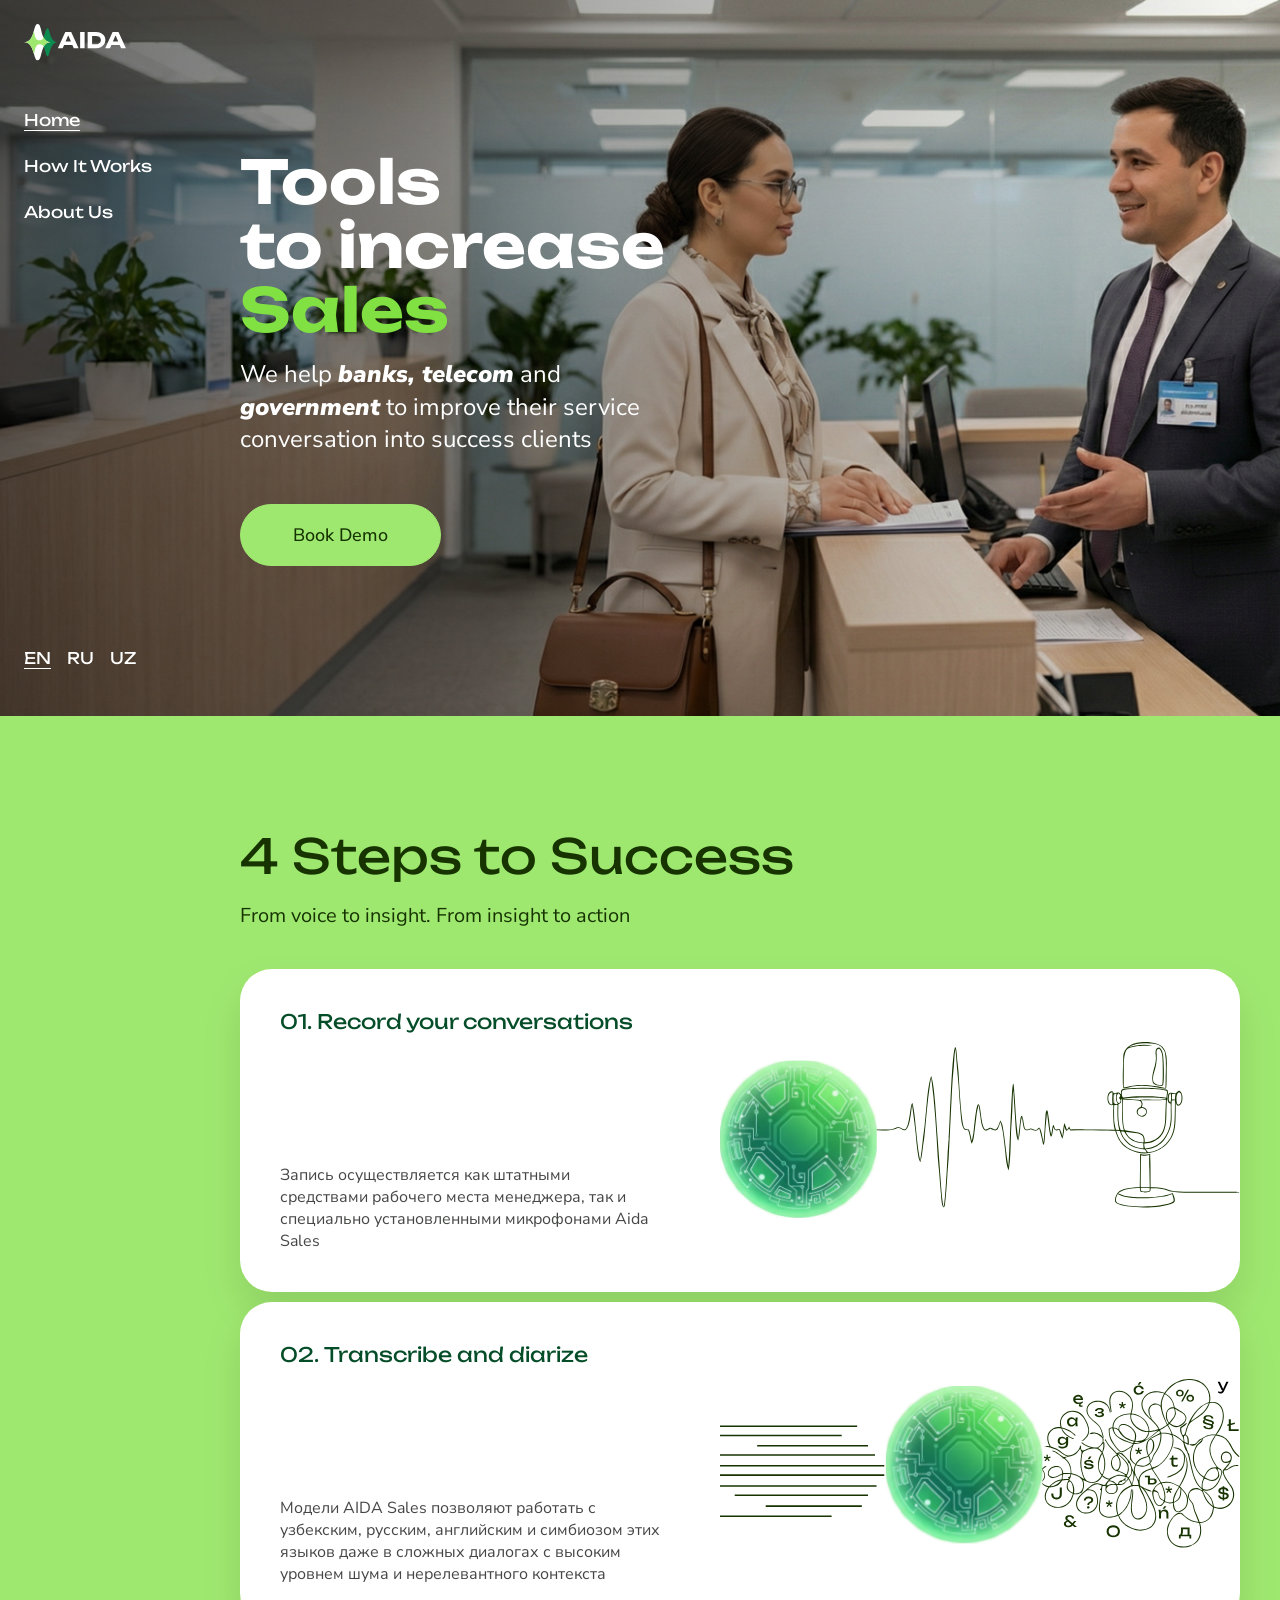
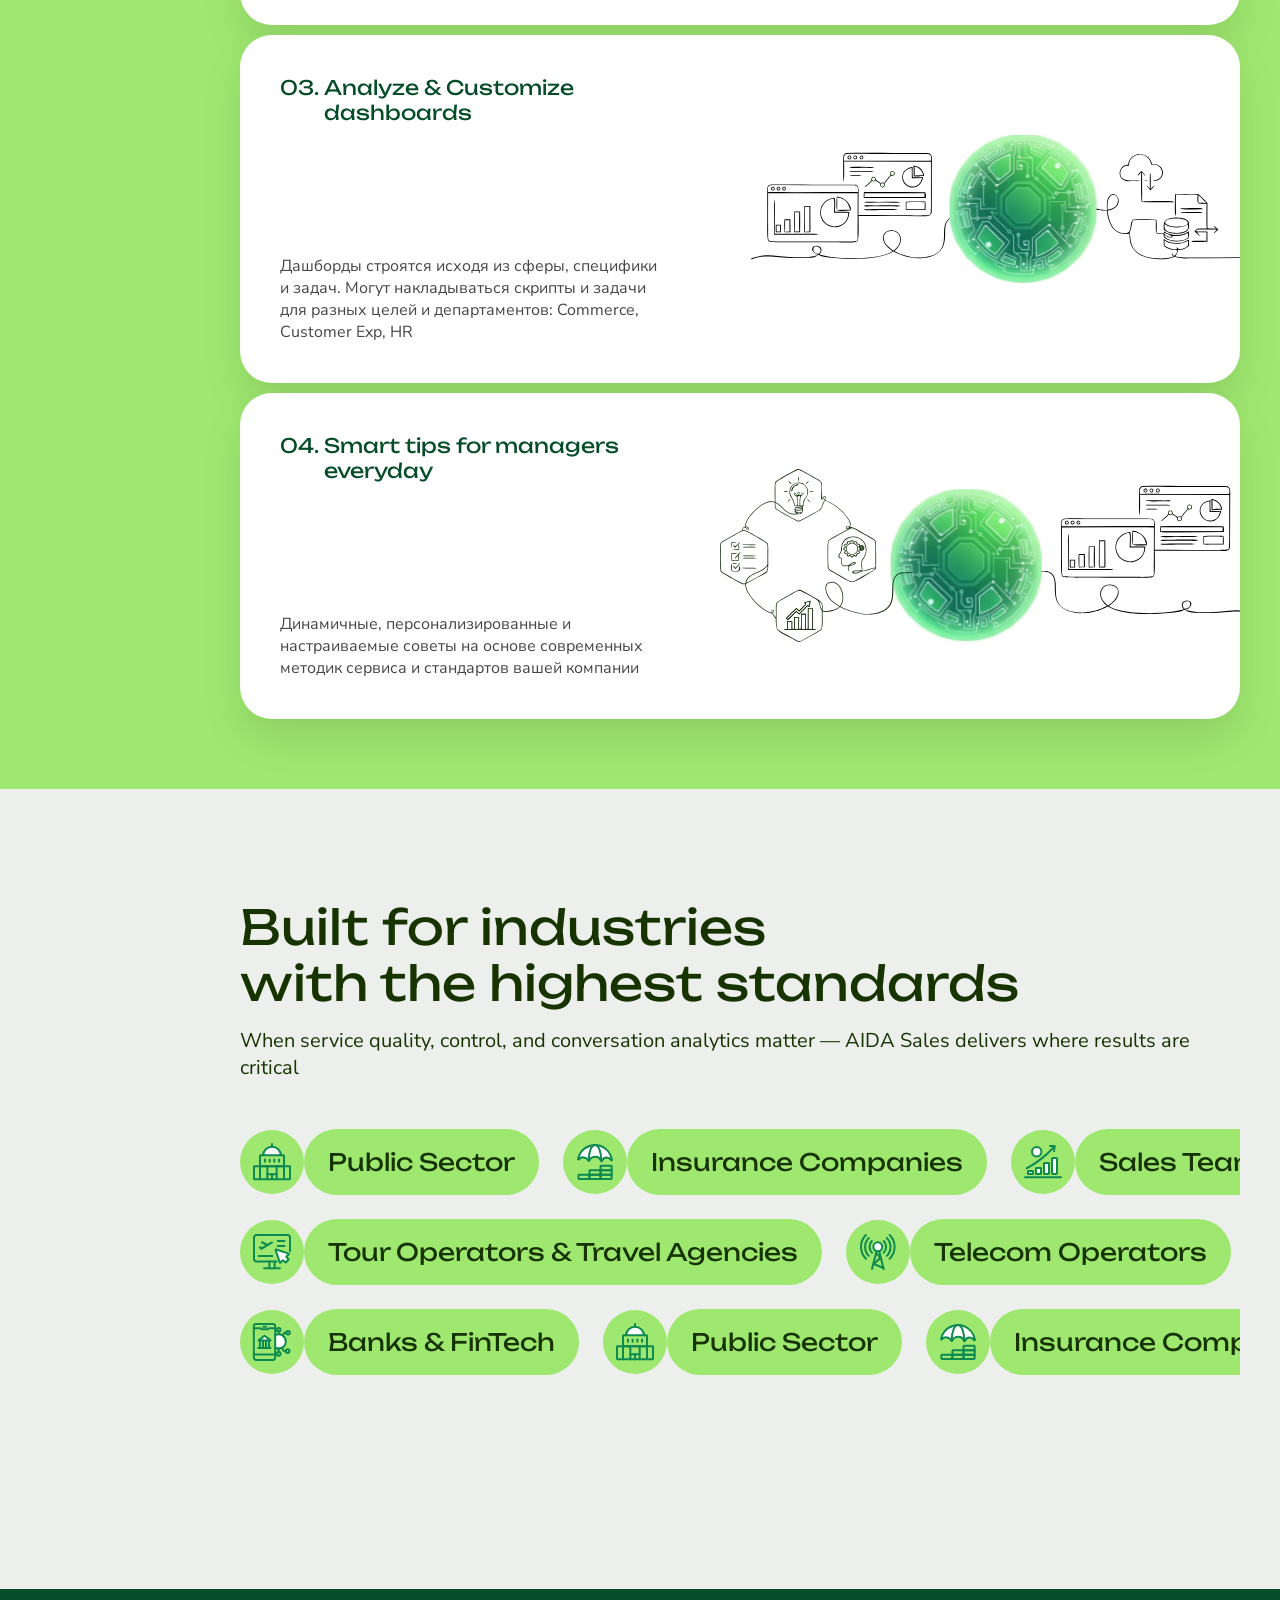
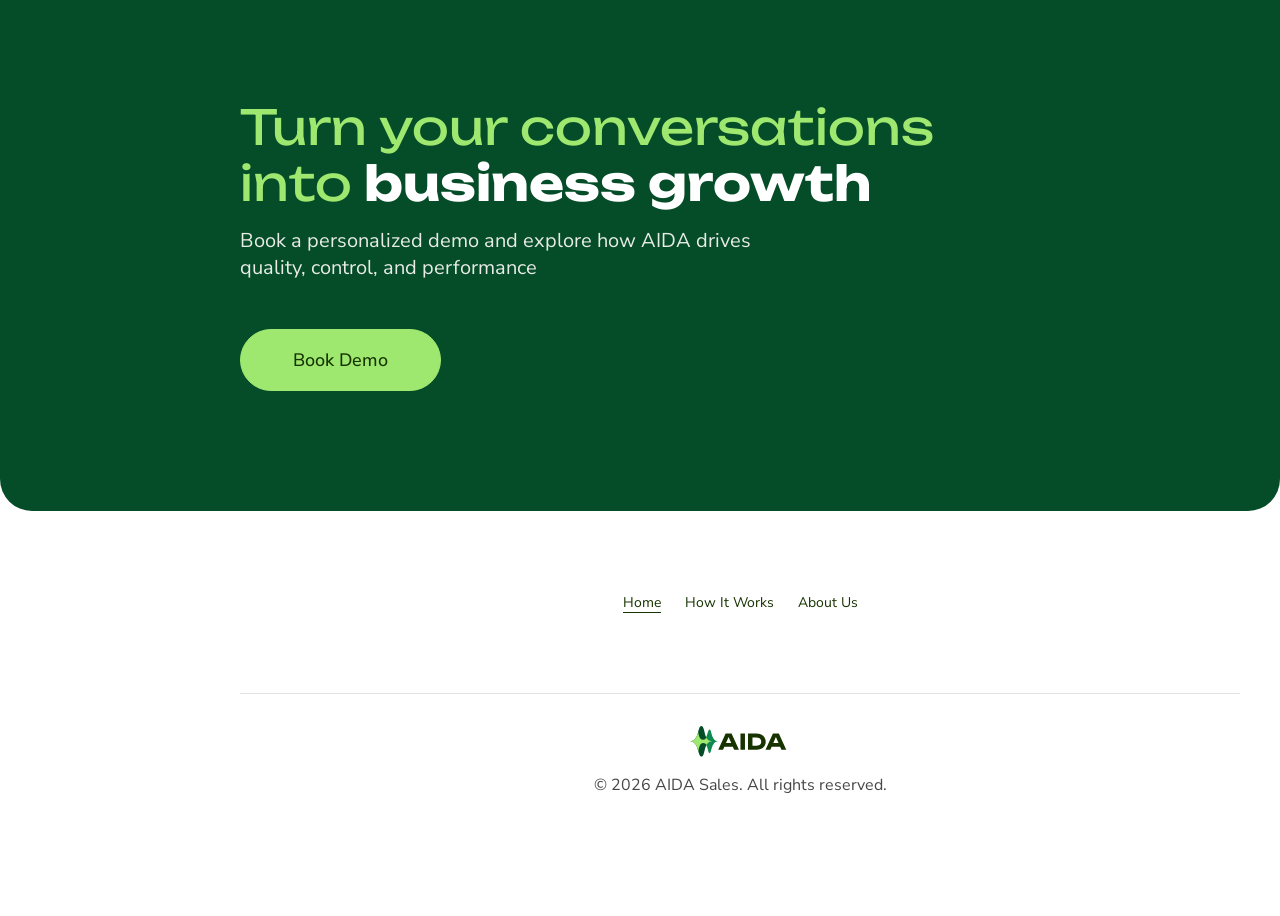
<file: index.html>
<!DOCTYPE html>
<html lang="ru">

  <head>
    <meta charset="UTF-8" />
    <meta http-equiv="X-UA-Compatible" content="IE=edge" />
    <meta name="viewport" content="width=device-width, initial-scale=1" />
    <meta http-equiv="x-ua-compatible" content="IE=edge" />
    <title>AIDA</title>
    <link href="https://fonts.googleapis.com/css2?family=Nunito+Sans:ital,opsz,wght@0,6..12,200..1000;1,6..12,200..1000&family=Unbounded:wght@200..900&display=swap" rel="stylesheet">
    <link rel="stylesheet" href="https://cdn.jsdelivr.net/npm/swiper@11/swiper-bundle.min.css"/>
    <link rel="stylesheet" href="css/style.css" />
  </head>

  <body>

    <header class="header">
        <div class="header-info">
          <a href="index.html" class="logo">
            <img src="img/logo.svg" alt="">
          </a>
          <div class="menu-wrap">
            <ul class="main-menu">
              <li class="active"><a href="#">Home</a></li>
              <li><a href="#">How It Works</a></li>
              <li><a href="#">About Us</a></li>
            </ul>
            <div class="languages">
              <a href="#" class="active">EN</a>
              <a href="#">RU</a>
              <a href="#">UZ</a>
            </div>
          </div>
          <div class="drop-menu">
            <span class="line"></span>
            <span class="line"></span>
            <span class="line"></span>
          </div>
        </div>
    </header>

    <div class="hero-block">
      <div class="hero-slider swiper">
        <div class="swiper-wrapper">
      
          <div class="swiper-slide">
            <div class="slide-inner" 
            style="background-image: url(img/heru-slider-img1.jpg)">
              <div class="slide-info">
                <h2>Tools <br> to increase <span class="green-text">Sales</span></h2>
                <p>We help <b>banks, telecom</b> and <b>government</b> to 
                  improve their service conversation
                  into success clients
                </p>
                <a href="#" class="green-btn">Book Demo</a>
              </div>
            </div>
          </div>
          <div class="swiper-slide">
            <div class="slide-inner"
            style="background-image: url(img/heru-slider-img2.jpg)">
              <div class="slide-info">
              <h2>Tools <br> to increase <span class="green-text">Sales 2</span></h2>
              <p>We help <b>banks, telecom</b> and <b>government</b> to 
                improve their service conversation
                into success clients
              </p>
              <a href="#" class="green-btn">Book Demo</a>
            </div>
            </div>
          </div>
          <div class="swiper-slide"
          style="background-image: url(img/heru-slider-img3.jpg)">
            <div class="slide-inner">
              <div class="slide-info">
              <h2>Tools <br> to increase <span class="green-text">Sales 3</span></h2>
              <p>We help <b>banks, telecom</b> and <b>government</b> to 
                improve their service conversation
                into success clients
              </p>
              <a href="#" class="green-btn">Book Demo</a>
            </div>
            </div>
          </div>
        </div>
      </div>
    </div>


    <div class="steps-block">
      <div class="wrapper">
    
        <h2>4 Steps to Success</h2>
        <p>From voice to insight. From insight to action</p>
    
        <section class="steps">
    
          <div class="step step1">
            <div class="texts">
              <b><span>01.</span> Record your conversations</b>
              <span>
                Запись осуществляется как штатными средствами рабочего места менеджера, так и специально установленными микрофонами Aida Sales
              </span>
            </div>
    
            <div class="img-wrap">
              <img src="img/step-img1.svg" alt="">
            </div>
          </div>
    
          <div class="step step2">
            <div class="texts">
              <b><span>02.</span> Transcribe and diarize</b>
              <span>
                Модели AIDA Sales позволяют работать с узбекским, русским, английским и симбиозом этих языков даже в сложных диалогах с высоким уровнем шума и нерелевантного контекста
              </span>
            </div>
    
            <div class="img-wrap">
              <img src="img/step-img2.svg" alt="">
            </div>
          </div>
    
          <div class="step step3">
            <div class="texts">
              <b><span>03.</span> Analyze & Customize dashboards</b>
              <span>
                Дашборды строятся исходя из сферы, специфики и задач. Могут накладываться скрипты и задачи для разных целей и департаментов: Commerce, Customer Exp, HR
              </span>
            </div>
    
            <div class="img-wrap">
              <img src="img/step-img3.svg" alt="">
            </div>
          </div>
    
          <div class="step step4">
            <div class="texts">
              <b><span>04.</span> Smart tips for managers everyday</b>
              <span>
                Динамичные, персонализированные и настраиваемые советы на основе современных методик сервиса и стандартов вашей компании
              </span>
            </div>
    
            <div class="img-wrap">
              <img src="img/step-img4.svg" alt="">
            </div>
          </div>
    
        </section>
    
      </div>
    </div>

    <div class="industries-block">
      <div class="wrapper">
        <h2>Built for industries <br> with the highest standards</h2>
        <p>When service quality, control, and conversation
            analytics matter — AIDA Sales delivers where results
            are critical
        </p>
        <div class="industries-items">
         <div class="scroll">
          <div class="scroll-in">
          <div class="industries-item">
            <span class="icon">
              <img src="img/industries-icon1.svg" alt="">
            </span>
            <span class="text">Public Sector</span>
          </div>
          <div class="industries-item">
            <span class="icon">
              <img src="img/industries-icon2.svg" alt="">
            </span>
            <span class="text">Insurance Companies</span>
          </div>
          <div class="industries-item">
            <span class="icon">
              <img src="img/industries-icon3.svg" alt="">
            </span>
            <span class="text">Sales Teams</span>
          </div>
          <div class="industries-item">
            <span class="icon">
              <img src="img/industries-icon4.svg" alt="">
            </span>
            <span class="text">Tour Operators & Travel Agencies</span>
          </div>
          <div class="industries-item">
            <span class="icon">
              <img src="img/industries-icon5.svg" alt="">
            </span>
            <span class="text">Telecom Operators</span>
          </div>
          <div class="industries-item">
            <span class="icon">
              <img src="img/industries-icon6.svg" alt="">
            </span>
            <span class="text">Banks & FinTech</span>
          </div>
          <div class="industries-item">
            <span class="icon">
              <img src="img/industries-icon1.svg" alt="">
            </span>
            <span class="text">Public Sector</span>
          </div>
          <div class="industries-item">
            <span class="icon">
              <img src="img/industries-icon2.svg" alt="">
            </span>
            <span class="text">Insurance Companies</span>
          </div>
        </div>
         </div>
        </div>
      </div>
    </div>
    

    <div class="information-block">
      <div class="wrapper">
        <h2>
          <span class="green-text">Turn your conversations into</span> 
          business growth
        </h2>
        <p>
          Book a personalized demo and explore how AIDA drives 
          quality, control, and performance
        </p>
        <a href="#" class="green-btn">Book Demo</a>
      </div>
    </div> 

    <footer class="footer">
      <div class="wrapper">
        <ul class="footer-menu">
          <li class="active"><a href="#">Home</a></li>
          <li><a href="#">How It Works</a></li>
          <li><a href="#">About Us</a></li>
        </ul>
        <div class="footer-bottom">
          <img src="img/footer-logo.svg" alt="" class="footer-logo">
          <p class="copyright">© 2026 AIDA Sales. All rights reserved.</p>
        </div>
      </div>
    </footer>


    <script src="js/jquery-3.4.1.min.js"></script>
    <script src="https://cdn.jsdelivr.net/npm/swiper@11/swiper-bundle.min.js"></script>
    <script src="js/script.js"></script>
  </body>
</html>
</file>
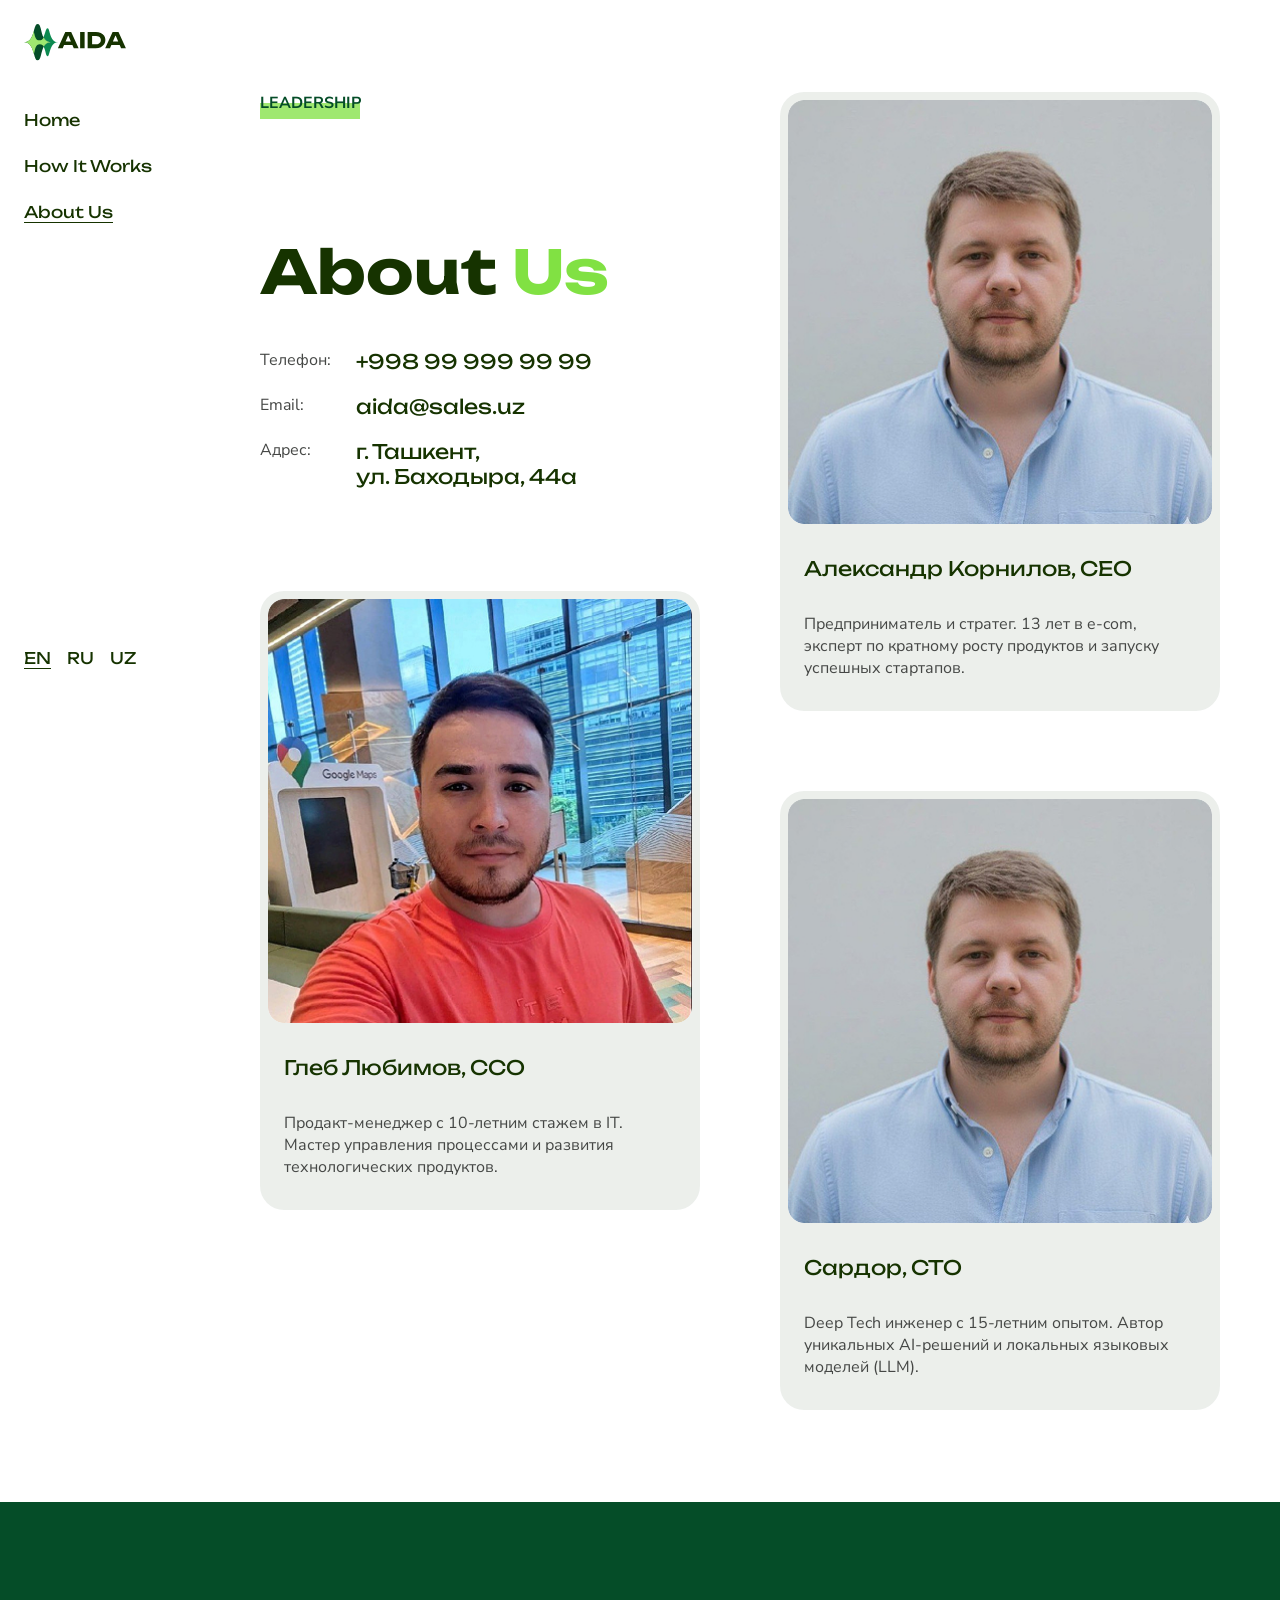
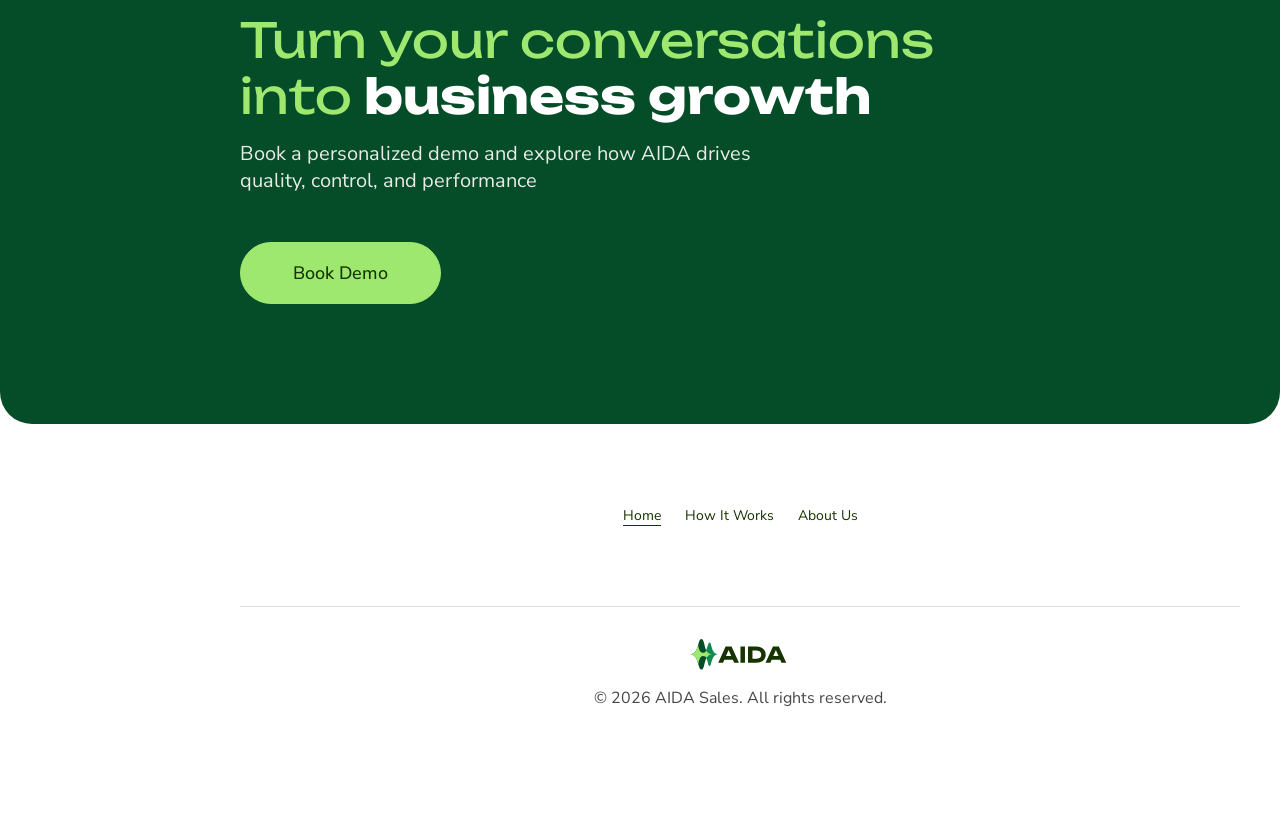
<file: about-us.html>
<!DOCTYPE html>
<html lang="ru">

  <head>
    <meta charset="UTF-8" />
    <meta http-equiv="X-UA-Compatible" content="IE=edge" />
    <meta name="viewport" content="width=device-width, initial-scale=1" />
    <meta http-equiv="x-ua-compatible" content="IE=edge" />
    <title>AIDA</title>
    <link href="https://fonts.googleapis.com/css2?family=Nunito+Sans:ital,opsz,wght@0,6..12,200..1000;1,6..12,200..1000&family=Unbounded:wght@200..900&display=swap" rel="stylesheet">
    <link rel="stylesheet" href="https://cdn.jsdelivr.net/npm/swiper@11/swiper-bundle.min.css"/>
    <link rel="stylesheet" href="css/style.css" />
  </head>

  <body>

    <header class="header black-theme">
        <div class="header-info">
          <a href="index.html" class="logo">
            <img src="img/logo-black.svg" alt="">
          </a>
          <div class="menu-wrap">
            <ul class="main-menu">
              <li ><a href="#">Home</a></li>
              <li><a href="#">How It Works</a></li>
              <li class="active"><a href="#">About Us</a></li>
            </ul>
            <div class="languages">
              <a href="#" class="active">EN</a>
              <a href="#">RU</a>
              <a href="#">UZ</a>
            </div>
          </div>
          <div class="drop-menu">
            <span class="line"></span>
            <span class="line"></span>
            <span class="line"></span>
          </div>
        </div>
    </header>

    <div class="about-us-block">
        <div class="wrapper">
            <div class="info-wrap">
                <div class="info">
                    <span class="style-text">Leadership</span>
                    <h1>About <span class="green-text">Us</span></h1>
                    <div class="contact-info">
                        <span>Телефон:</span>
                        <a href="tel:+998999999999"> +998 99 999 99 99</a>
                    </div>
                    <div class="contact-info">
                        <span>Email: </span>
                        <a href="mailto:aida@sales.uz">aida@sales.uz</a>
                    </div>
                    <div class="contact-info">
                        <span>Адрес: </span>
                        <b>г. Ташкент, <br> ул. Баходыра, 44а</b>
                    </div>
                </div>
                <div class="info-item">
                    <div class="img-wrap">
                        <img src="img/about-us-img1.jpg" alt="">
                    </div>
                    <b>Aлександр Корнилов, CEO</b>
                    <span>Предприниматель и стратег. 13 лет в e-com, эксперт по кратному росту продуктов и запуску успешных стартапов.</span>
                </div>
                <div class="info-item item-top">
                    <div class="img-wrap">
                        <img src="img/about-us-img2.jpg" alt="">
                    </div>
                    <b>Глеб Любимов, CCO</b>
                    <span>Продакт-менеджер с 10-летним стажем в IT. Мастер управления процессами и развития технологических продуктов.</span>
                </div>
                <div class="info-item">
                    <div class="img-wrap">
                        <img src="img/about-us-img1.jpg" alt="">
                    </div>
                    <b>Сардор, CTO</b>
                    <span>Deep Tech инженер с 15-летним опытом. Автор уникальных AI-решений и локальных языковых моделей (LLM).</span>
                </div>
            </div>
        </div>
    </div>

    <div class="information-block">
      <div class="wrapper">
        <h2>
          <span class="green-text">Turn your conversations into</span> 
          business growth
        </h2>
        <p>
          Book a personalized demo and explore how AIDA drives 
          quality, control, and performance
        </p>
        <a href="#" class="green-btn">Book Demo</a>
      </div>
    </div> 

    <footer class="footer">
      <div class="wrapper">
        <ul class="footer-menu">
          <li class="active"><a href="#">Home</a></li>
          <li><a href="#">How It Works</a></li>
          <li><a href="#">About Us</a></li>
        </ul>
        <div class="footer-bottom">
          <img src="img/footer-logo.svg" alt="" class="footer-logo">
          <p class="copyright">© 2026 AIDA Sales. All rights reserved.</p>
        </div>
      </div>
    </footer>


    <script src="js/jquery-3.4.1.min.js"></script>
    <script src="https://cdn.jsdelivr.net/npm/swiper@11/swiper-bundle.min.js"></script>
    <script src="js/script.js"></script>
  </body>
</html>
</file>
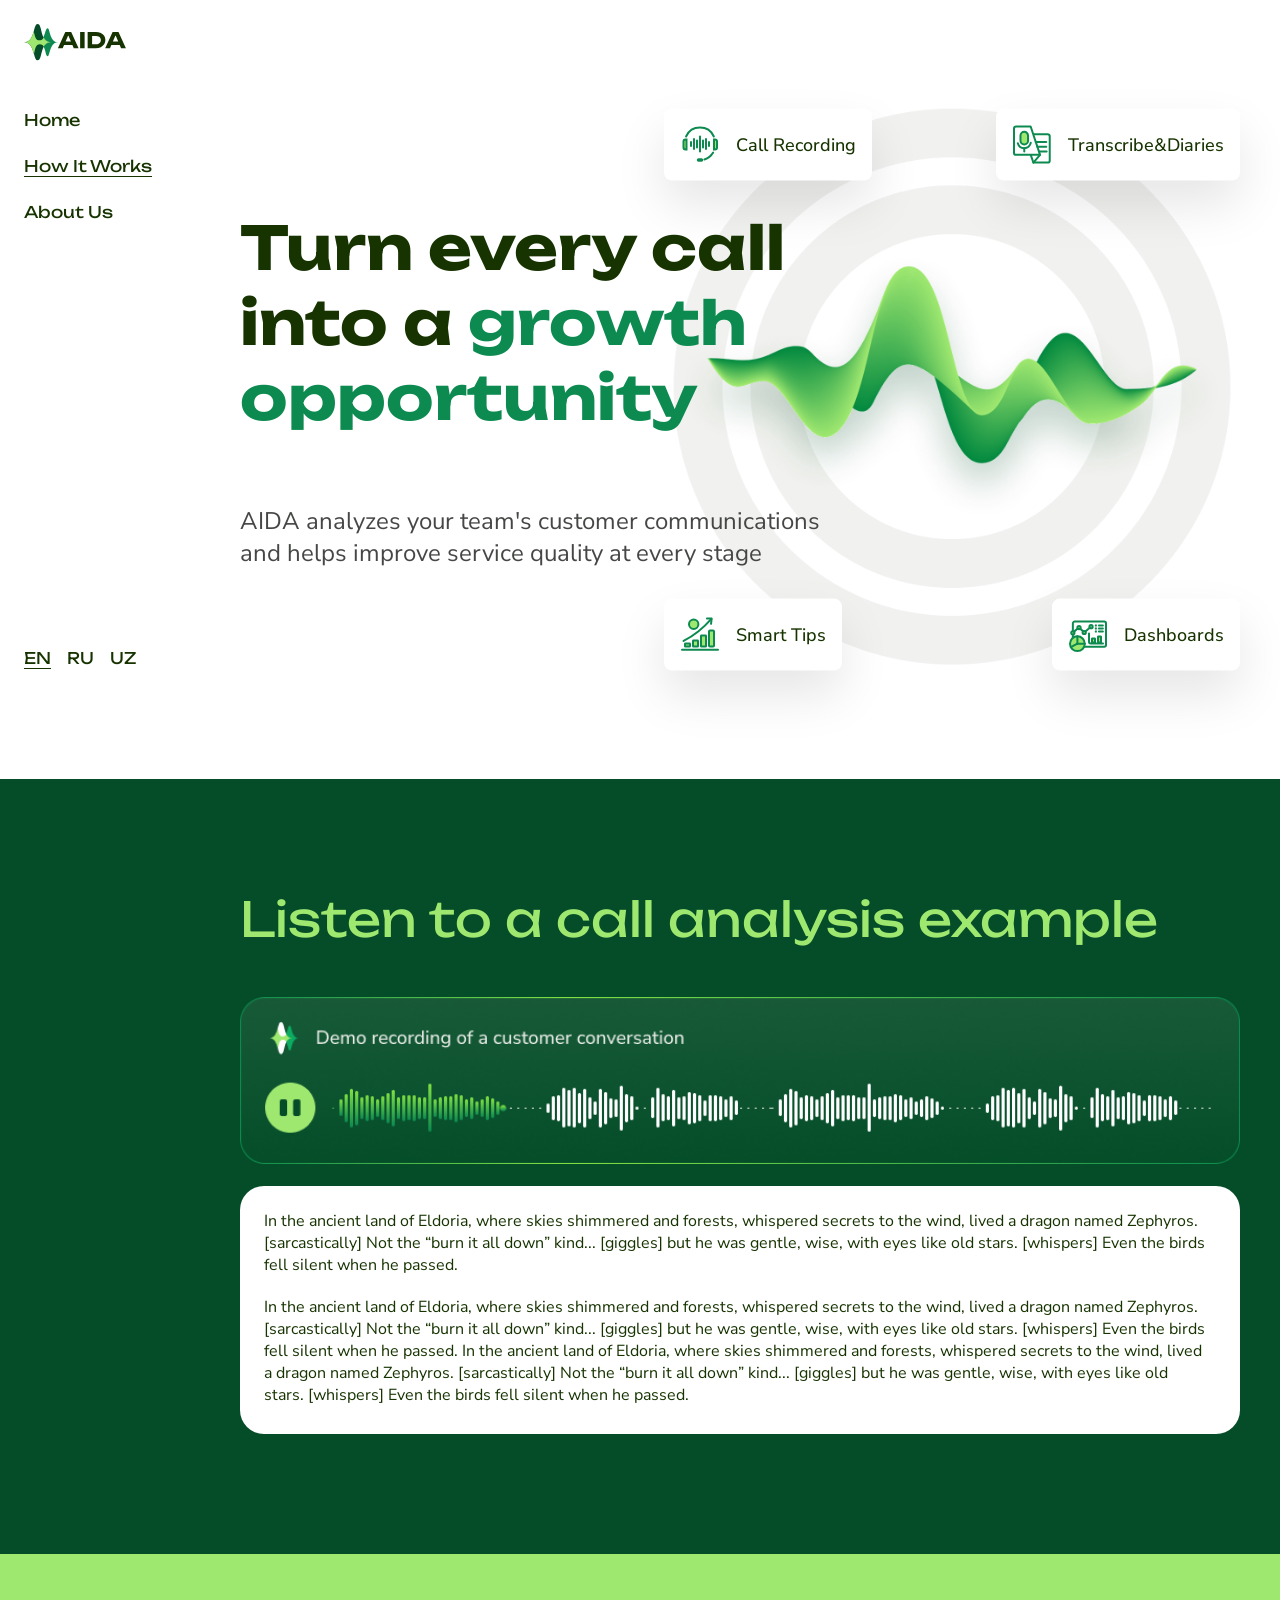
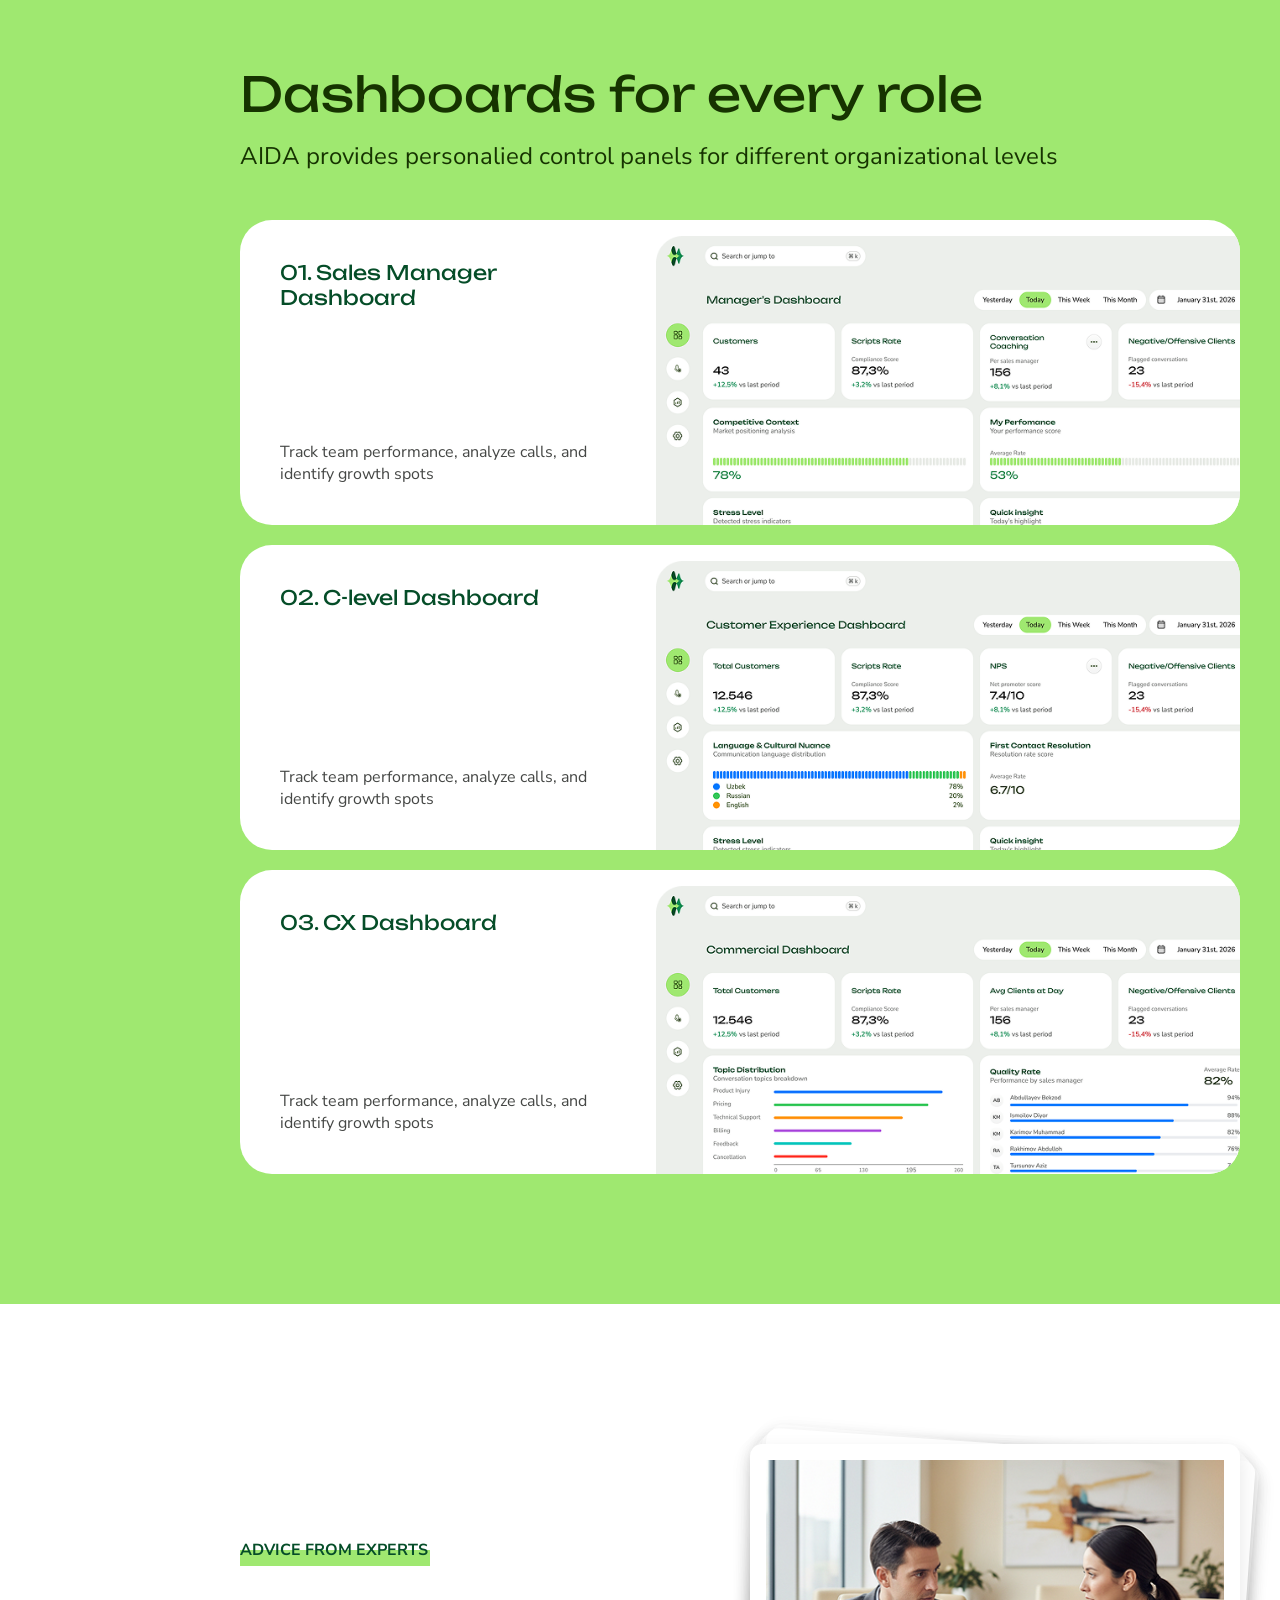
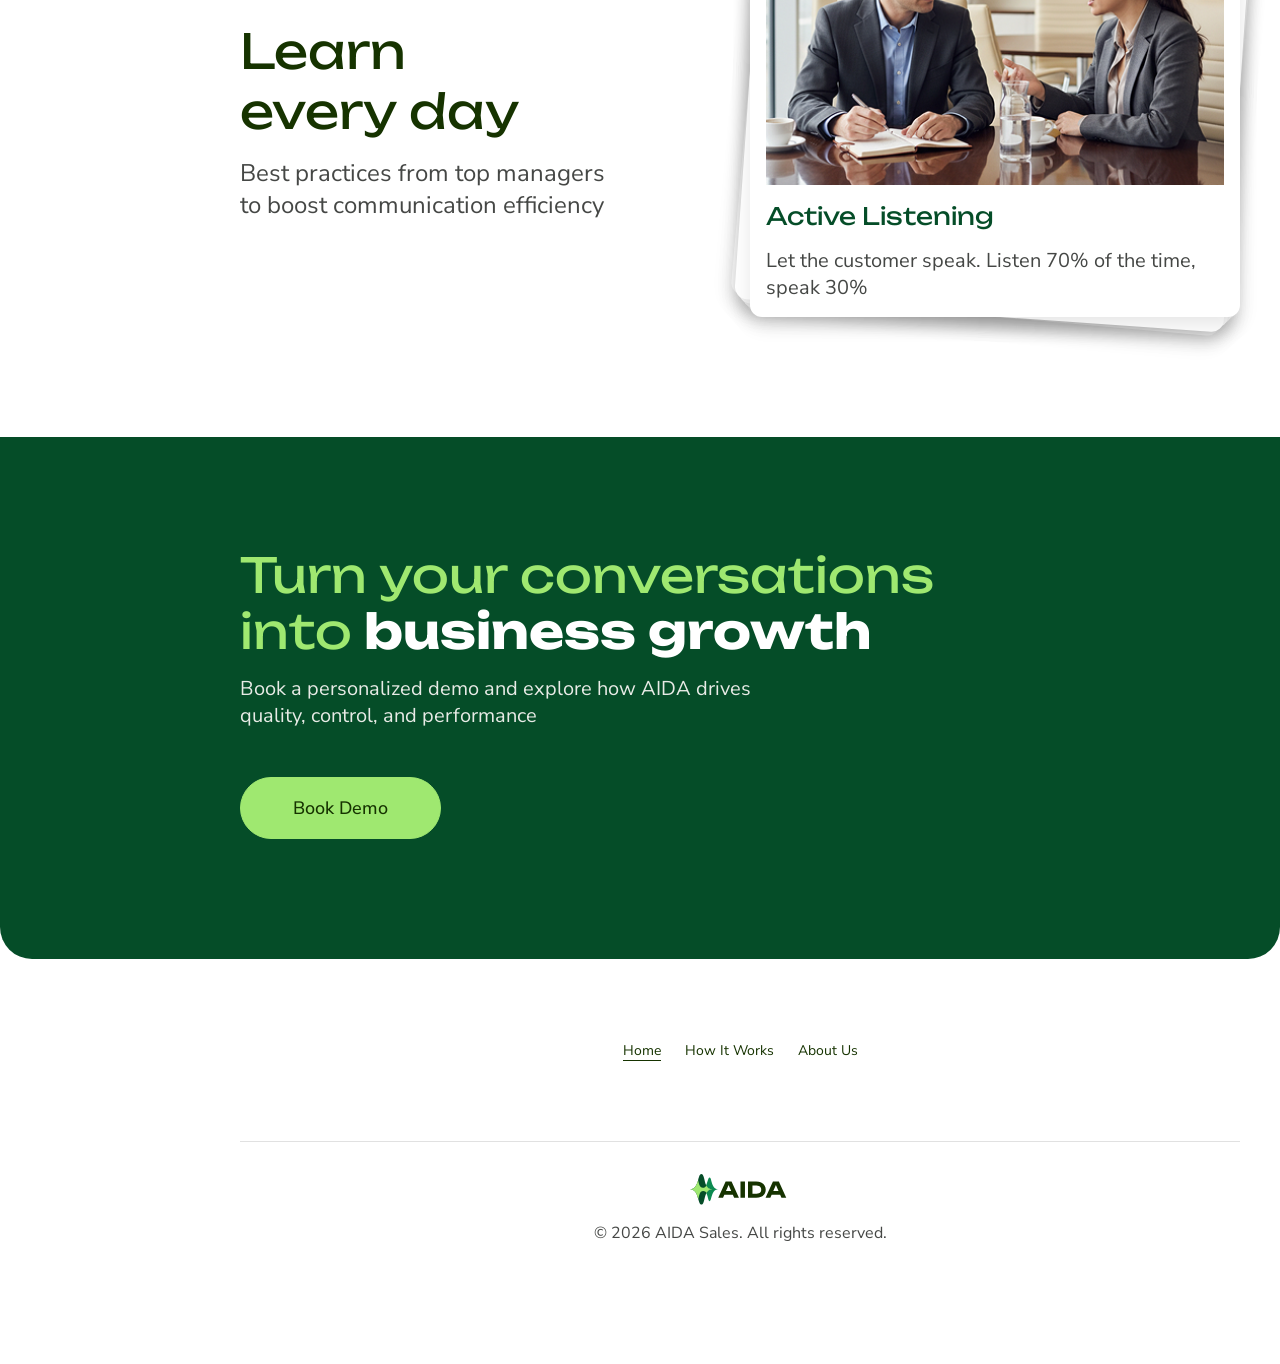
<file: how-it-works.html>
<!DOCTYPE html>
<html lang="ru">

  <head>
    <meta charset="UTF-8" />
    <meta http-equiv="X-UA-Compatible" content="IE=edge" />
    <meta name="viewport" content="width=device-width, initial-scale=1" />
    <meta http-equiv="x-ua-compatible" content="IE=edge" />
    <title>AIDA</title>
    <link href="https://fonts.googleapis.com/css2?family=Nunito+Sans:ital,opsz,wght@0,6..12,200..1000;1,6..12,200..1000&family=Unbounded:wght@200..900&display=swap" rel="stylesheet">
    <link rel="stylesheet" href="https://cdn.jsdelivr.net/npm/swiper@11/swiper-bundle.min.css"/>
    <link rel="stylesheet" href="css/style.css" />
  </head>

  <body>

    <header class="header black-theme">
        <div class="header-info">
          <a href="index.html" class="logo">
            <img src="img/logo-black.svg" alt="">
          </a>
          <div class="menu-wrap">
            <ul class="main-menu">
              <li ><a href="#">Home</a></li>
              <li class="active"><a href="#">How It Works</a></li>
              <li><a href="#">About Us</a></li>
            </ul>
            <div class="languages">
              <a href="#" class="active">EN</a>
              <a href="#">RU</a>
              <a href="#">UZ</a>
            </div>
          </div>
          <div class="drop-menu">
            <span class="line"></span>
            <span class="line"></span>
            <span class="line"></span>
          </div>
        </div>
    </header>

    <div class="works-banner-block">
      <div class="wrapper">
        <div class="banner-info">
          <div class="texts">
            <h1>Turn every call into a 
              <span class="green-text">growth opportunity</span>
            </h1>
            <p>
              AIDA analyzes your team's customer communications 
              and helps improve service quality at every stage
            </p>
          </div>
          <div class="info-block">
            <img src="img/decoration.png" alt="">
            <div class="info info1">
              <img src="img/works-icon1.svg" alt="">
              <span>Сall Recording</span>
            </div>
            <div class="info info2">
              <img src="img/works-icon2.svg" alt="">
              <span>Transcribe&Diaries</span>
            </div>
            <div class="info info3">
              <img src="img/works-icon3.svg" alt="">
              <span>Smart Tips</span>
            </div>
            <div class="info info4">
              <img src="img/works-icon4.svg" alt="">
              <span>Dashboards</span>
            </div>
          </div>
        </div>
      </div>
    </div>

    <div class="analysis-example-block">
      <div class="wrapper">
        <h2>Listen to a call analysis example</h2>
        <img src="img/analysis-image.png" alt="" class="image">
        <div class="text-info">
          <div class="texts">
            <p>In the ancient land of Eldoria, where skies shimmered and
               forests, whispered secrets to the wind, lived a dragon 
               named Zephyros. [sarcastically] Not the “burn it all down” 
               kind... [giggles] but he was gentle, wise, with eyes like 
               old stars. [whispers] Even the birds fell silent when he 
               passed.</p>
               <p>
                In the ancient land of Eldoria, where skies 
               shimmered and forests, whispered secrets to the wind, 
               lived a dragon named Zephyros. [sarcastically] Not the 
               “burn it all down” kind... [giggles] but he was gentle,
                wise, with eyes like old stars. [whispers] Even the birds
                 fell silent when he passed. In the ancient land of 
                 Eldoria, where skies shimmered and forests, whispered 
                 secrets to the wind, lived a dragon named Zephyros.
                  [sarcastically] Not the “burn it all down” kind...
                   [giggles] but he was gentle, wise, with eyes like
                    old stars. [whispers] Even the birds fell silent
                     when he passed.
               </p>
            <p>In the ancient land of Eldoria, where skies shimmered and
               forests, whispered secrets to the wind, lived a dragon 
               named Zephyros. [sarcastically] Not the “burn it all down” 
               kind... [giggles] but he was gentle, wise, with eyes like 
               old stars. [whispers] Even the birds fell silent when he 
               passed.</p>
               <p>
                In the ancient land of Eldoria, where skies 
               shimmered and forests, whispered secrets to the wind, 
               lived a dragon named Zephyros. [sarcastically] Not the 
               “burn it all down” kind... [giggles] but he was gentle,
                wise, with eyes like old stars. [whispers] Even the birds
                 fell silent when he passed. In the ancient land of 
                 Eldoria, where skies shimmered and forests, whispered 
                 secrets to the wind, lived a dragon named Zephyros.
                  [sarcastically] Not the “burn it all down” kind...
                   [giggles] but he was gentle, wise, with eyes like
                    old stars. [whispers] Even the birds fell silent
                     when he passed.
               </p>
          </div>
        </div>
      </div>
    </div>

    <div class="dashboards-block">
        <div class="wrapper">
            <h2>Dashboards for every role</h2>
            <p>
                AIDA provides personalied control panels for different organizational levels
            </p>
            <div class="dashboards-items">
                <div class="dashboards-item">
                    <div class="texts">
                        <b>01. Sales Manager Dashboard</b>
                        <span>Track team performance, analyze calls,
                             and identify growth spots</span>
                    </div>
                    <div class="img">
                        <img src="img/dashboards-img1.png" alt="">
                    </div>
                </div>
                <div class="dashboards-item">
                    <div class="texts">
                        <b>02. C-level Dashboard</b>
                        <span>Track team performance, analyze calls,
                             and identify growth spots</span>
                    </div>
                    <div class="img">
                        <img src="img/dashboards-img2.png" alt="">
                    </div>
                </div>
                <div class="dashboards-item">
                    <div class="texts">
                        <b>03. CX Dashboard</b>
                        <span>Track team performance, analyze calls,
                             and identify growth spots</span>
                    </div>
                    <div class="img">
                        <img src="img/dashboards-img3.png" alt="">
                    </div>
                </div>
            </div>
        </div>
    </div>

    <div class="from-experts-block">
        <div class="wrapper">
            <div class="experts-info">
                <div class="experts-texts">
                    <span class="style-text">Advice from experts</span>
                    <h2>Learn every day</h2>
                    <p>Best practices from top managers 
                        to boost communication efficiency
                    </p>
                </div>
                <div class="experts-items">

                    <div class="experts-item">
                        <div class="img">
                            <img src="img/experts-img2.jpg" alt="">
                        </div>
                        <b>Focus on results</b>
                        <span>Talk about value for the customer, rather than product features</span>
                    </div>
                    <div class="experts-item">
                        <div class="img">
                            <img src="img/experts-img3.jpg" alt="">
                        </div>
                        <b>Summarize agreements</b>
                        <span>At the end of the call, clearly state the next steps and deadlines</span>
                    </div>
                    <div class="experts-item">
                        <div class="img">
                            <img src="img/experts-img4.jpg" alt="">
                        </div>
                        <b>Ask open-ended questions </b>
                        <span>Instead of “Does this suit you?” ask “How do you envision solving this task?”</span>
                    </div>
                    <div class="experts-item">
                        <div class="img">
                            <img src="img/experts-img5.jpg" alt="">
                        </div>
                        <b>Empathy in conversation</b>
                        <span>Acknowledge the customer's feelings: ”I understand how important this is to you”</span>
                    </div>
                    <div class="experts-item">
                        <div class="img">
                            <img src="img/experts-img6.jpg" alt="">
                        </div>
                        <b>Analyze your calls</b>
                        <span>Listen to 2–3 of your conversations weekly and look
                             for points of improvement</span>
                    </div>
                    <div class="experts-item">
                        <div class="img">
                            <img src="img/experts-img1.jpg" alt="">
                        </div>
                        <b>Active Listening </b>
                        <span>Let the customer speak. Listen 70% of the time, speak 30%</span>
                    </div>
                </div>
            </div>
            
        </div>
    </div>

    <div class="information-block">
      <div class="wrapper">
        <h2>
          <span class="green-text">Turn your conversations into</span> 
          business growth
        </h2>
        <p>
          Book a personalized demo and explore how AIDA drives 
          quality, control, and performance
        </p>
        <a href="#" class="green-btn">Book Demo</a>
      </div>
    </div> 

    <footer class="footer">
      <div class="wrapper">
        <ul class="footer-menu">
          <li class="active"><a href="#">Home</a></li>
          <li><a href="#">How It Works</a></li>
          <li><a href="#">About Us</a></li>
        </ul>
        <div class="footer-bottom">
          <img src="img/footer-logo.svg" alt="" class="footer-logo">
          <p class="copyright">© 2026 AIDA Sales. All rights reserved.</p>
        </div>
      </div>
    </footer>


    <script src="js/jquery-3.4.1.min.js"></script>
    <script src="https://cdn.jsdelivr.net/npm/swiper@11/swiper-bundle.min.js"></script>
    <script src="js/script.js"></script>
  </body>
</html>
</file>
<file: css/style.css>
@charset "UTF-8";
body,
html {
  overflow-x: hidden;
}
body.overflow,
html.overflow {
  overflow: hidden !important;
}

* {
  box-sizing: border-box;
  margin: 0;
  padding: 0;
}

input,
textarea {
  border: none;
}
input:focus,
textarea:focus {
  outline: none;
}

input::-webkit-outer-spin-button,
input::-webkit-inner-spin-button {
  -webkit-appearance: none;
  margin: 0;
}

input[type=number] {
  -moz-appearance: textfield;
}

button {
  cursor: pointer;
  border: none;
  transition: 0.3s;
  background: none;
}
button:focus {
  outline: none;
  border: none;
}

ul {
  list-style-type: none;
  margin: 0;
  padding: 0;
}

p {
  margin: 0;
}

a {
  text-decoration: none;
  transition: 0.3s;
  display: inline-block;
}
a:hover {
  text-decoration: none;
}
a:focus {
  outline: none;
}

div {
  font-family: "Unbounded", sans-serif;
  font-family: "Nunito Sans", sans-serif;
}

.wrapper {
  max-width: 1450px;
  width: 100%;
  margin: 0 auto;
  padding: 0 40px 0 240px;
}
@media (max-width: 1200px) {
  .wrapper {
    padding: 0 16px;
  }
}
@media (max-width: 767px) {
  .wrapper {
    padding: 0 16px;
  }
}

.information-block {
  padding: 110px 0 120px;
  background: #054D28;
  border-radius: 0 0 32px 32px;
}
@media (max-width: 767px) {
  .information-block {
    padding: 65px 0;
  }
}
.information-block h2 {
  font-family: "Unbounded", sans-serif;
  font-size: 48px;
  font-weight: 700;
  line-height: 56px;
  margin-bottom: 16px;
  max-width: 700px;
  color: white;
}
@media (max-width: 767px) {
  .information-block h2 {
    font-size: 32px;
    line-height: 120%;
    max-width: 500px;
  }
}
.information-block h2 .green-text {
  font-weight: normal;
  color: #9FE870;
}
.information-block p {
  font-size: 20px;
  font-family: "Nunito Sans", sans-serif;
  font-weight: normal;
  margin-bottom: 48px;
  color: #E8EBE6;
  max-width: 530px;
}
@media (max-width: 767px) {
  .information-block p {
    margin-bottom: 30px;
    font-size: 22px;
  }
}

.green-btn {
  padding: 18px 52px;
  border-radius: 50px;
  background-color: #9FE870;
  border: 1px solid #9FE870;
  font-size: 18px;
  font-weight: 500;
  font-family: "Nunito Sans", sans-serif;
  color: #163300;
}
.green-btn:hover {
  background: #163300;
  border-color: #9FE870;
  color: #9FE870;
}

.footer {
  padding: 80px 0px 120px;
  background: white;
}
.footer .footer-menu {
  display: flex;
  justify-content: center;
}
.footer .footer-menu li {
  margin: 0 12px;
}
.footer .footer-menu li a {
  font-size: 14px;
  color: #163300;
  border-bottom: 1px solid transparent;
}
.footer .footer-menu li.active a {
  border-color: #163300;
}
.footer .footer-bottom {
  border-top: 1px solid rgba(14, 15, 12, 0.12);
  padding-top: 32px;
  margin-top: 80px;
  display: flex;
  flex-direction: column;
  align-items: center;
}
.footer .footer-bottom .footer-logo {
  margin-bottom: 16px;
  text-align: center;
}
.footer .footer-bottom .copyright {
  font-size: 16px;
  font-weight: normal;
  color: #454745;
  text-align: center;
}

.steps-block {
  padding-top: 110px;
  padding-bottom: 70px;
  background: #9FE870;
}
@media (max-width: 767px) {
  .steps-block {
    padding: 64px 0;
  }
}
.steps-block h2 {
  margin-bottom: 16px;
  color: #163300;
  font-family: "Unbounded", sans-serif;
  font-size: 48px;
  font-weight: normal;
}
@media (max-width: 767px) {
  .steps-block h2 {
    font-size: 32px;
    max-width: 250px;
  }
}
.steps-block p {
  font-size: 20px;
  margin-bottom: 40px;
  color: #163300;
  font-family: "Nunito Sans", sans-serif;
}
@media (max-width: 767px) {
  .steps-block p {
    font-size: 24px;
    margin-bottom: 32px;
    max-width: 280px;
  }
}
.steps-block .steps {
  gap: 10px;
  display: flex;
  flex-direction: column;
}
.steps-block .steps .step {
  background: white;
  border-radius: 32px;
  box-shadow: 0 20px 40px rgba(0, 0, 0, 0.1);
  display: flex;
  padding: 40px;
  padding-right: 0;
  align-items: center;
  justify-content: space-between;
  gap: 20px;
}
@media (max-width: 1024px) {
  .steps-block .steps .step {
    padding: 30px;
    padding-right: 0;
  }
}
@media (max-width: 767px) {
  .steps-block .steps .step {
    padding: 32px;
    flex-direction: column;
    gap: 30px;
    align-items: flex-start;
  }
}
.steps-block .steps .step .texts {
  width: 420px;
  min-width: 420px;
  display: flex;
  flex-direction: column;
  justify-content: space-between;
}
@media (max-width: 1024px) {
  .steps-block .steps .step .texts {
    width: 320px;
    min-width: 320px;
  }
}
@media (max-width: 767px) {
  .steps-block .steps .step .texts {
    width: 100%;
    min-width: auto;
  }
}
.steps-block .steps .step .texts b {
  max-width: 360px;
  width: 100%;
  display: block;
  color: #054D28;
  font-size: 20px;
  font-family: "Unbounded", sans-serif;
  font-weight: normal;
  margin-bottom: 100px;
  display: flex;
}
@media (max-width: 767px) {
  .steps-block .steps .step .texts b {
    margin-bottom: 32px;
    font-size: 18px;
  }
}
.steps-block .steps .step .texts b span {
  display: inline-block;
  margin-right: 5px;
  color: #054D28;
  font-size: 20px;
  font-family: "Unbounded", sans-serif;
  font-weight: normal;
}
@media (max-width: 767px) {
  .steps-block .steps .step .texts b span {
    font-size: 18px;
  }
}
.steps-block .steps .step .texts > span {
  font-size: 16px;
  max-width: 380px;
  margin-top: 30px;
  display: block;
  color: #454745;
  font-family: "Nunito Sans", sans-serif;
}
@media (max-width: 767px) {
  .steps-block .steps .step .texts > span {
    margin-top: 0;
  }
}
.steps-block .steps .step .img-wrap {
  display: flex;
}
@media (max-width: 767px) {
  .steps-block .steps .step .img-wrap {
    margin-right: -32px;
    width: calc(100% + 32px);
  }
}
.steps-block .steps .step .img-wrap img {
  width: 100%;
}

.industries-block {
  padding: 110px 0 190px;
  background: rgba(22, 51, 0, 0.08);
}
@media (max-width: 1024px) {
  .industries-block {
    padding: 70px 0;
  }
}
.industries-block h2 {
  max-width: 800px;
  font-size: 48px;
  font-family: "Unbounded", sans-serif;
  font-weight: 400;
  line-height: 56px;
  margin-bottom: 16px;
  color: #163300;
}
@media (max-width: 767px) {
  .industries-block h2 {
    font-size: 32px;
    line-height: 120%;
    max-width: 320px;
  }
}
.industries-block p {
  font-size: 20px;
  margin-bottom: 48px;
  color: #163300;
}
@media (max-width: 767px) {
  .industries-block p {
    font-size: 22px;
    margin-bottom: 60px;
    max-width: 420px;
  }
}
.industries-block .industries-items {
  overflow-x: auto;
}
.industries-block .industries-items::-webkit-scrollbar {
  height: 8px;
  /* толщина */
}
.industries-block .industries-items::-webkit-scrollbar-track {
  background: #e6f5dc;
  /* светло-зелёный фон */
  border-radius: 10px;
}
.industries-block .industries-items::-webkit-scrollbar-thumb {
  background: #9FE870;
  /* твой зелёный */
  border-radius: 10px;
}
.industries-block .industries-items::-webkit-scrollbar-thumb:hover {
  background: #7ed957;
  /* чуть темнее при ховере */
}
.industries-block .industries-items .scroll {
  min-width: 1160px;
  overflow-x: auto;
}
.industries-block .industries-items .scroll .scroll-in {
  display: flex;
  flex-wrap: wrap;
}
.industries-block .industries-items .industries-item {
  margin-right: 24px;
  margin-bottom: 24px;
  display: flex;
  align-items: center;
}
@media (max-width: 767px) {
  .industries-block .industries-items .industries-item {
    margin-right: 16px;
    margin-bottom: 16px;
  }
}
.industries-block .industries-items .industries-item .icon {
  border-radius: 50%;
  display: flex;
  padding: 12px;
  background: #9FE870;
}
.industries-block .industries-items .industries-item .icon img {
  margin: auto;
}
.industries-block .industries-items .industries-item .text {
  font-size: 24px;
  padding: 18px 24px;
  font-family: "Unbounded", sans-serif;
  color: #163300;
  background: #9FE870;
  border-radius: 50px;
}
@media (max-width: 767px) {
  .industries-block .industries-items .industries-item .text {
    font-size: 20px;
  }
}

.hero-block {
  overflow: hidden;
}

.hero-slider {
  width: 100%;
}
.hero-slider .swiper-slide .slide-inner {
  background-size: cover;
  background-repeat: no-repeat;
  background-position: center center;
  position: relative;
  z-index: 0;
}
@media (max-width: 767px) {
  .hero-slider .swiper-slide .slide-inner {
    background-position: center right;
  }
  .hero-slider .swiper-slide .slide-inner:after {
    content: "";
    background: #000;
    opacity: 0.3;
    position: absolute;
    top: 0;
    left: 0;
    z-index: -1;
    width: 100%;
    height: 100%;
  }
}
.hero-slider .swiper-slide .slide-inner .slide-info {
  max-width: 1450px;
  width: 100%;
  margin: 0 auto;
  padding: 150px 40px 150px 240px;
  position: relative;
  z-index: 0;
}
@media (max-width: 1200px) {
  .hero-slider .swiper-slide .slide-inner .slide-info {
    padding: 100px 16px;
  }
}
@media (max-width: 767px) {
  .hero-slider .swiper-slide .slide-inner .slide-info {
    padding: 180px 16px;
  }
}
.hero-slider .swiper-slide .slide-inner .slide-info h2 {
  font-size: 60px;
  font-style: normal;
  font-weight: 700;
  line-height: 64px;
  color: white;
  margin-bottom: 16px;
  font-family: "Unbounded", sans-serif;
  max-width: 460px;
  width: 100%;
}
@media (max-width: 767px) {
  .hero-slider .swiper-slide .slide-inner .slide-info h2 {
    font-size: 40px;
    line-height: 120%;
    max-width: 320px;
  }
}
.hero-slider .swiper-slide .slide-inner .slide-info h2 .green-text {
  color: #81E143;
}
.hero-slider .swiper-slide .slide-inner .slide-info p {
  font-size: 24px;
  font-family: "Nunito Sans", sans-serif;
  color: white;
  line-height: 136.332%;
  margin-bottom: 48px;
  max-width: 460px;
  width: 100%;
}
@media (max-width: 767px) {
  .hero-slider .swiper-slide .slide-inner .slide-info p {
    margin-bottom: 32px;
    line-height: 125%;
  }
}
.hero-slider .swiper-slide .slide-inner .slide-info p b {
  font-weight: 900;
  font-family: "Nunito Sans", sans-serif;
  font-style: italic;
}

.header {
  position: absolute;
  top: 0;
  left: 0;
  width: 300px;
  z-index: 10;
  padding: 24px;
}
@media (max-width: 1200px) {
  .header {
    padding: 16px;
    width: 100%;
    transition: 0.3s;
  }
  .header.bg {
    background: #054D28;
  }
}
.header .header-info {
  display: flex;
  flex-direction: column;
  max-width: 1600px;
  width: 100%;
  margin: 0 auto;
}
@media (max-width: 1200px) {
  .header .header-info {
    flex-direction: row;
    align-items: center;
    justify-content: space-between;
  }
}
.header .logo {
  display: flex;
  margin-bottom: 48px;
}
@media (max-width: 1200px) {
  .header .logo {
    margin-bottom: 0;
  }
}
.header .logo img {
  max-width: 100%;
  max-height: 100%;
}
.header .menu-wrap {
  display: flex;
  flex-direction: column;
}
@media (max-width: 1200px) {
  .header .menu-wrap {
    position: absolute;
    top: 100%;
    left: 0;
    width: 100%;
    height: calc(100vh - 70px);
    z-index: 11;
    padding: 24px;
    padding-bottom: 48px;
    display: flex;
    flex-direction: column;
    justify-content: space-between;
    background: #054D28;
    transition: 0.3s;
    opacity: 0;
    transform: scale(0);
    border-top: 1px solid #fff;
  }
  .header .menu-wrap.open {
    transform: scale(1);
    opacity: 1;
  }
}
.header .menu-wrap .main-menu {
  margin-bottom: 150px;
  display: flex;
  flex-direction: column;
  margin-bottom: 400px;
}
@media (max-width: 1200px) {
  .header .menu-wrap .main-menu {
    margin-bottom: 100px;
  }
}
.header .menu-wrap .main-menu li {
  margin-bottom: 24px;
}
.header .menu-wrap .main-menu li a {
  color: white;
  font-size: 16px;
  font-family: "Unbounded", sans-serif;
  border-bottom: 1px solid transparent;
}
@media (max-width: 1200px) {
  .header .menu-wrap .main-menu li a {
    font-size: 18px;
  }
}
.header .menu-wrap .main-menu li.active a {
  border-color: white;
}
.header .menu-wrap .languages {
  display: flex;
  gap: 16px;
}
.header .menu-wrap .languages a {
  font-size: 16px;
  color: #fff;
  border-bottom: 1px solid transparent;
  font-family: "Unbounded", sans-serif;
}
@media (max-width: 1200px) {
  .header .menu-wrap .languages a {
    font-size: 18px;
  }
}
.header .menu-wrap .languages a.active {
  border-color: white;
}

.drop-menu {
  -webkit-box-orient: vertical;
  -webkit-box-direction: normal;
  -ms-flex-direction: column;
  flex-direction: column;
  -webkit-box-pack: center;
  -ms-flex-pack: center;
  justify-content: center;
  cursor: pointer;
  display: none;
}
@media (max-width: 1200px) {
  .drop-menu {
    display: -webkit-box;
    display: -ms-flexbox;
    display: flex;
  }
}
.drop-menu .line {
  width: 24px;
  height: 2px;
  background-color: #fff;
  display: block;
  margin: 3px auto;
  -webkit-transition: all 0.3s ease-in-out;
  -o-transition: all 0.3s ease-in-out;
  transition: all 0.3s ease-in-out;
}

.drop-menu.is-active .line:nth-child(3) {
  opacity: 0;
}

.drop-menu.is-active .line:nth-child(1) {
  -webkit-transform: translateY(10px) rotate(45deg);
  -ms-transform: translateY(10px) rotate(45deg);
  -o-transform: translateY(10px) rotate(45deg);
  transform: translateY(10px) rotate(45deg);
}

.drop-menu.is-active .line:nth-child(2) {
  -webkit-transform: translateY(1px) rotate(-45deg);
  -ms-transform: translateY(1px) rotate(-45deg);
  -o-transform: translateY(1px) rotate(-45deg);
  transform: translateY(1px) rotate(-45deg);
}

.about-us-block {
  padding: 92px 0;
}
@media (max-width: 767px) {
  .about-us-block {
    padding: 64px 0;
  }
}
.about-us-block .info-wrap {
  display: grid;
  grid-template-columns: 1fr 1fr;
  gap: 80px;
  max-width: 960px;
  width: 100%;
  margin: 0 auto;
  align-items: flex-start;
}
@media (max-width: 1024px) {
  .about-us-block .info-wrap {
    gap: 40px;
  }
}
@media (max-width: 767px) {
  .about-us-block .info-wrap {
    grid-template-columns: 1fr;
    gap: 20px;
  }
}
.about-us-block .info-wrap .info {
  display: flex;
  flex-direction: column;
}
.about-us-block .info-wrap .info .style-text {
  font-size: 16px;
  font-weight: bold;
  text-transform: uppercase;
  display: block;
  color: #054D28;
  font-family: "Nunito Sans", sans-serif;
  margin-bottom: 120px;
  position: relative;
  z-index: 0;
}
@media (max-width: 767px) {
  .about-us-block .info-wrap .info .style-text {
    margin-bottom: 80px;
  }
}
.about-us-block .info-wrap .info .style-text:after {
  content: "";
  width: 100px;
  height: 16px;
  background: #9FE870;
  position: absolute;
  bottom: -5px;
  left: 0;
  z-index: -1;
}
.about-us-block .info-wrap .info h1 {
  color: #163300;
  margin-bottom: 40px;
  font-size: 60px;
  font-weight: bold;
  font-family: "Unbounded", sans-serif;
}
@media (max-width: 1024px) {
  .about-us-block .info-wrap .info h1 {
    font-size: 50px;
  }
}
@media (max-width: 767px) {
  .about-us-block .info-wrap .info h1 {
    font-size: 40px;
  }
}
.about-us-block .info-wrap .info h1 .green-text {
  color: #81E143;
}
.about-us-block .info-wrap .info .contact-info {
  display: flex;
  margin-bottom: 20px;
}
.about-us-block .info-wrap .info .contact-info span {
  width: 96px;
  color: #454745;
  font-size: 16px;
  font-family: "Nunito Sans", sans-serif;
}
.about-us-block .info-wrap .info .contact-info a, .about-us-block .info-wrap .info .contact-info b {
  font-size: 20px;
  font-weight: normal;
  color: #163300;
  font-family: "Unbounded", sans-serif;
}
.about-us-block .info-wrap .info-item {
  padding: 8px;
  padding-bottom: 32px;
  background: rgba(22, 51, 0, 0.08);
  border-radius: 24px;
}
.about-us-block .info-wrap .info-item .img-wrap {
  display: flex;
  margin-bottom: 32px;
  border-radius: 16px;
  overflow: hidden;
}
@media (max-width: 767px) {
  .about-us-block .info-wrap .info-item .img-wrap {
    margin-bottom: 16px;
  }
}
.about-us-block .info-wrap .info-item .img-wrap img {
  width: 100%;
}
.about-us-block .info-wrap .info-item b {
  display: block;
  margin-bottom: 32px;
  color: #163300;
  font-size: 20px;
  padding: 0 16px;
  font-weight: normal;
  font-family: "Unbounded", sans-serif;
}
@media (max-width: 767px) {
  .about-us-block .info-wrap .info-item b {
    margin-bottom: 24px;
  }
}
.about-us-block .info-wrap .info-item span {
  padding: 0 16px;
  font-size: 16px;
  color: #454745;
  display: block;
  font-family: "Nunito Sans", sans-serif;
}
.about-us-block .info-wrap .info-item.item-top {
  margin-top: -200px;
}
@media (max-width: 1024px) {
  .about-us-block .info-wrap .info-item.item-top {
    margin-top: -100px;
  }
}
@media (max-width: 767px) {
  .about-us-block .info-wrap .info-item.item-top {
    margin-top: 0;
  }
}

.header.black-theme .main-menu li a {
  color: #163300;
}
.header.black-theme .main-menu li.active a {
  border-color: #163300;
}
.header.black-theme .languages a {
  color: #163300;
}
.header.black-theme .languages a.active {
  border-color: #163300;
}
.header.black-theme .drop-menu .line {
  background: #163300;
}

.header.bg {
  background: #81E143;
}
.header.bg .menu-wrap {
  background: #81E143;
}

.from-experts-block {
  padding: 140px 0 120px;
  background: white;
}
@media (max-width: 767px) {
  .from-experts-block {
    padding: 64px 0;
  }
}
.from-experts-block .experts-info {
  display: flex;
  align-items: center;
  justify-content: space-between;
}
@media (max-width: 1024px) {
  .from-experts-block .experts-info {
    flex-direction: column;
  }
}
.from-experts-block .experts-info .experts-texts {
  width: 370px;
  margin-right: 20px;
}
@media (max-width: 1024px) {
  .from-experts-block .experts-info .experts-texts {
    width: 100%;
    margin-right: 0;
    margin-bottom: 40px;
  }
}
.from-experts-block .experts-info .experts-texts .style-text {
  font-size: 16px;
  font-weight: bold;
  text-transform: uppercase;
  display: block;
  color: #054D28;
  font-family: "Nunito Sans", sans-serif;
  margin-bottom: 60px;
  position: relative;
  z-index: 0;
}
@media (max-width: 767px) {
  .from-experts-block .experts-info .experts-texts .style-text {
    margin-bottom: 30px;
  }
}
.from-experts-block .experts-info .experts-texts .style-text:after {
  content: "";
  width: 190px;
  height: 16px;
  background: #9FE870;
  position: absolute;
  bottom: -5px;
  left: 0;
  z-index: -1;
}
.from-experts-block .experts-info .experts-texts h2 {
  margin-bottom: 16px;
  font-size: 48px;
  font-weight: normal;
  color: #163300;
  font-family: "Unbounded", sans-serif;
  max-width: 280px;
}
@media (max-width: 767px) {
  .from-experts-block .experts-info .experts-texts h2 {
    font-size: 32px;
    max-width: 220px;
  }
}
.from-experts-block .experts-info .experts-texts p {
  font-size: 24px;
  color: #454745;
  font-family: "Nunito Sans", sans-serif;
}
@media (max-width: 767px) {
  .from-experts-block .experts-info .experts-texts p {
    font-size: 22px;
  }
}
.from-experts-block .experts-info .experts-items {
  position: relative;
  z-index: 0;
  width: 490px;
  display: flex;
}
@media (max-width: 1024px) {
  .from-experts-block .experts-info .experts-items {
    margin-left: auto;
    margin-right: 50px;
  }
}
@media (max-width: 767px) {
  .from-experts-block .experts-info .experts-items {
    margin-right: 20px;
    width: 250px;
  }
}
.from-experts-block .experts-info .experts-items .experts-item {
  width: 490px;
  margin-left: -490px;
  border-radius: 12px;
  background: white;
  box-shadow: 0 8px 20px 0 rgba(0, 0, 0, 0.1);
  padding: 16px;
}
@media (max-width: 767px) {
  .from-experts-block .experts-info .experts-items .experts-item {
    width: 250px;
    margin-left: -250px;
    padding: 8px;
  }
}
.from-experts-block .experts-info .experts-items .experts-item .img {
  display: flex;
  margin-bottom: 16px;
}
@media (max-width: 767px) {
  .from-experts-block .experts-info .experts-items .experts-item .img {
    margin-bottom: 8px;
  }
}
.from-experts-block .experts-info .experts-items .experts-item .img img {
  width: 100%;
}
.from-experts-block .experts-info .experts-items .experts-item b {
  font-size: 24px;
  display: block;
  font-weight: normal;
  font-family: "Unbounded", sans-serif;
  margin-bottom: 16px;
  color: #054D28;
}
@media (max-width: 767px) {
  .from-experts-block .experts-info .experts-items .experts-item b {
    font-size: 12px;
    margin-bottom: 8px;
  }
}
.from-experts-block .experts-info .experts-items .experts-item span {
  font-size: 20px;
  font-family: "Nunito Sans", sans-serif;
  color: #454745;
}
@media (max-width: 767px) {
  .from-experts-block .experts-info .experts-items .experts-item span {
    font-size: 10px;
    line-height: 136.332%;
  }
}
.from-experts-block .experts-info .experts-items .experts-item:nth-child(1) {
  margin-left: 0px;
  transform: rotate(5deg);
}
.from-experts-block .experts-info .experts-items .experts-item:nth-child(2) {
  transform: rotate(1deg);
}
.from-experts-block .experts-info .experts-items .experts-item:nth-child(3) {
  transform: rotate(2deg);
}
.from-experts-block .experts-info .experts-items .experts-item:nth-child(4) {
  transform: rotate(3deg);
}
.from-experts-block .experts-info .experts-items .experts-item:nth-child(5) {
  transform: rotate(4deg);
}
.from-experts-block .experts-info .experts-items .experts-item:nth-child(6) {
  transform: rotate(0deg);
}

.dashboards-block {
  padding: 110px 0;
  background: #9FE870;
}
@media (max-width: 767px) {
  .dashboards-block {
    padding: 64px 0;
  }
}
.dashboards-block h2 {
  margin-bottom: 16px;
  font-size: 48px;
  font-family: "Unbounded", sans-serif;
  font-weight: normal;
  color: #163300;
}
@media (max-width: 1024px) {
  .dashboards-block h2 {
    font-size: 32px;
  }
}
@media (max-width: 767px) {
  .dashboards-block h2 {
    max-width: 320px;
  }
}
.dashboards-block p {
  font-size: 24px;
  margin-bottom: 48px;
  color: #163300;
  font-family: "Nunito Sans", sans-serif;
}
.dashboards-block .dashboards-items .dashboards-item {
  margin-bottom: 20px;
  border-radius: 32px;
  background: white;
  border-radius: 32px;
  display: flex;
  overflow: hidden;
  justify-content: space-between;
}
@media (max-width: 1024px) {
  .dashboards-block .dashboards-items .dashboards-item {
    font-size: 24px;
  }
}
@media (max-width: 767px) {
  .dashboards-block .dashboards-items .dashboards-item {
    flex-direction: column;
  }
}
.dashboards-block .dashboards-items .dashboards-item .texts {
  padding: 40px;
  width: 40%;
  display: flex;
  flex-direction: column;
  justify-content: space-between;
}
@media (max-width: 1024px) {
  .dashboards-block .dashboards-items .dashboards-item .texts {
    padding: 20px;
  }
}
@media (max-width: 767px) {
  .dashboards-block .dashboards-items .dashboards-item .texts {
    width: 100%;
    padding: 34px;
  }
}
.dashboards-block .dashboards-items .dashboards-item .texts b {
  font-size: 20px;
  color: #054D28;
  font-family: "Unbounded", sans-serif;
  font-weight: normal;
  margin-bottom: 32px;
}
.dashboards-block .dashboards-items .dashboards-item .texts span {
  font-size: 16px;
  color: #454745;
  font-family: "Nunito Sans", sans-serif;
}
.dashboards-block .dashboards-items .dashboards-item .img {
  padding-top: 16px;
  padding-left: 16px;
  display: flex;
  width: 60%;
}
@media (max-width: 767px) {
  .dashboards-block .dashboards-items .dashboards-item .img {
    width: 100%;
    padding-left: 0;
    padding-top: 0;
  }
}
.dashboards-block .dashboards-items .dashboards-item .img img {
  width: 100%;
}

.analysis-example-block {
  padding: 110px 0 120px;
  background: #054D28;
}
@media (max-width: 767px) {
  .analysis-example-block {
    padding: 64px 0;
  }
}
.analysis-example-block h2 {
  margin-bottom: 48px;
  font-size: 48px;
  font-weight: normal;
  color: #9FE870;
  font-family: "Unbounded", sans-serif;
}
@media (max-width: 1024px) {
  .analysis-example-block h2 {
    font-size: 40px;
  }
}
@media (max-width: 767px) {
  .analysis-example-block h2 {
    font-size: 32px;
    margin-bottom: 40px;
  }
}
.analysis-example-block .image {
  width: 100%;
  margin-bottom: 16px;
}
.analysis-example-block .text-info {
  background: white;
  border-radius: 24px;
  padding: 24px;
}
.analysis-example-block .text-info .texts {
  height: 200px;
  overflow-y: auto;
}
.analysis-example-block .text-info .texts p {
  font-size: 16px;
  color: #163300;
  font-family: "Nunito Sans", sans-serif;
  margin-bottom: 20px;
  padding-right: 8px;
}

.works-banner-block {
  padding: 60px 0;
}
@media (max-width: 767px) {
  .works-banner-block {
    padding: 80px 0 40px;
  }
}
.works-banner-block .banner-info {
  display: flex;
  align-items: center;
  position: relative;
  z-index: 0;
  width: 100%;
}
@media (max-width: 767px) {
  .works-banner-block .banner-info {
    align-items: flex-start;
    flex-direction: column;
  }
}
.works-banner-block .banner-info .texts {
  padding: 150px 0;
}
@media (max-width: 767px) {
  .works-banner-block .banner-info .texts {
    padding: 0;
  }
}
.works-banner-block .banner-info .texts h1 {
  font-size: 60px;
  font-weight: bold;
  margin-bottom: 70px;
  color: #163300;
  font-family: "Unbounded", sans-serif;
  max-width: 630px;
}
@media (max-width: 1024px) {
  .works-banner-block .banner-info .texts h1 {
    max-width: 420px;
    font-size: 40px;
  }
}
@media (max-width: 767px) {
  .works-banner-block .banner-info .texts h1 {
    margin-bottom: 20px;
  }
}
.works-banner-block .banner-info .texts h1 .green-text {
  color: #0C8A50;
}
.works-banner-block .banner-info .texts p {
  font-size: 24px;
  color: #454745;
  max-width: 600px;
}
@media (max-width: 1024px) {
  .works-banner-block .banner-info .texts p {
    max-width: 420px;
    font-size: 22px;
  }
}
.works-banner-block .banner-info .info-block {
  position: absolute;
  top: 50%;
  right: 0;
  transform: translateY(-50%);
  z-index: -1;
  width: 640px;
}
@media (max-width: 1400px) {
  .works-banner-block .banner-info .info-block {
    width: 45vw;
  }
}
@media (max-width: 1024px) {
  .works-banner-block .banner-info .info-block {
    width: 60vw;
  }
}
@media (max-width: 767px) {
  .works-banner-block .banner-info .info-block {
    width: 100%;
    position: static;
    transform: translateY(0);
    margin-top: 20px;
  }
}
.works-banner-block .banner-info .info-block > img {
  width: 100%;
}
.works-banner-block .banner-info .info-block .info {
  position: absolute;
  padding: 16px;
  border-radius: 8px;
  box-shadow: 0 24px 50px 0 rgba(0, 0, 0, 0.1);
  background-color: #FFF;
  display: flex;
  align-items: center;
}
@media (max-width: 1024px) {
  .works-banner-block .banner-info .info-block .info {
    padding: 10px;
  }
}
@media (max-width: 767px) {
  .works-banner-block .banner-info .info-block .info {
    padding: 8px;
    border-radius: 4px;
  }
}
.works-banner-block .banner-info .info-block .info img {
  margin-right: 16px;
}
@media (max-width: 1024px) {
  .works-banner-block .banner-info .info-block .info img {
    margin-right: 8px;
    width: 30px;
  }
}
@media (max-width: 767px) {
  .works-banner-block .banner-info .info-block .info img {
    width: 20px;
  }
}
.works-banner-block .banner-info .info-block .info span {
  font-size: 18px;
  font-weight: 500;
  color: #163300;
  font-family: "Nunito Sans", sans-serif;
}
@media (max-width: 1024px) {
  .works-banner-block .banner-info .info-block .info span {
    font-size: 16px;
  }
}
.works-banner-block .banner-info .info-block .info.info1 {
  left: 0;
  top: 0;
}
.works-banner-block .banner-info .info-block .info.info2 {
  right: 0;
  top: 0;
}
@media (max-width: 767px) {
  .works-banner-block .banner-info .info-block .info.info2 {
    top: 30px;
  }
}
.works-banner-block .banner-info .info-block .info.info3 {
  left: 0;
  bottom: 0;
}
.works-banner-block .banner-info .info-block .info.info4 {
  right: 0;
  bottom: 0;
}
@media (max-width: 767px) {
  .works-banner-block .banner-info .info-block .info.info4 {
    bottom: 30px;
  }
}

/*# sourceMappingURL=style.css.map */
</file>
